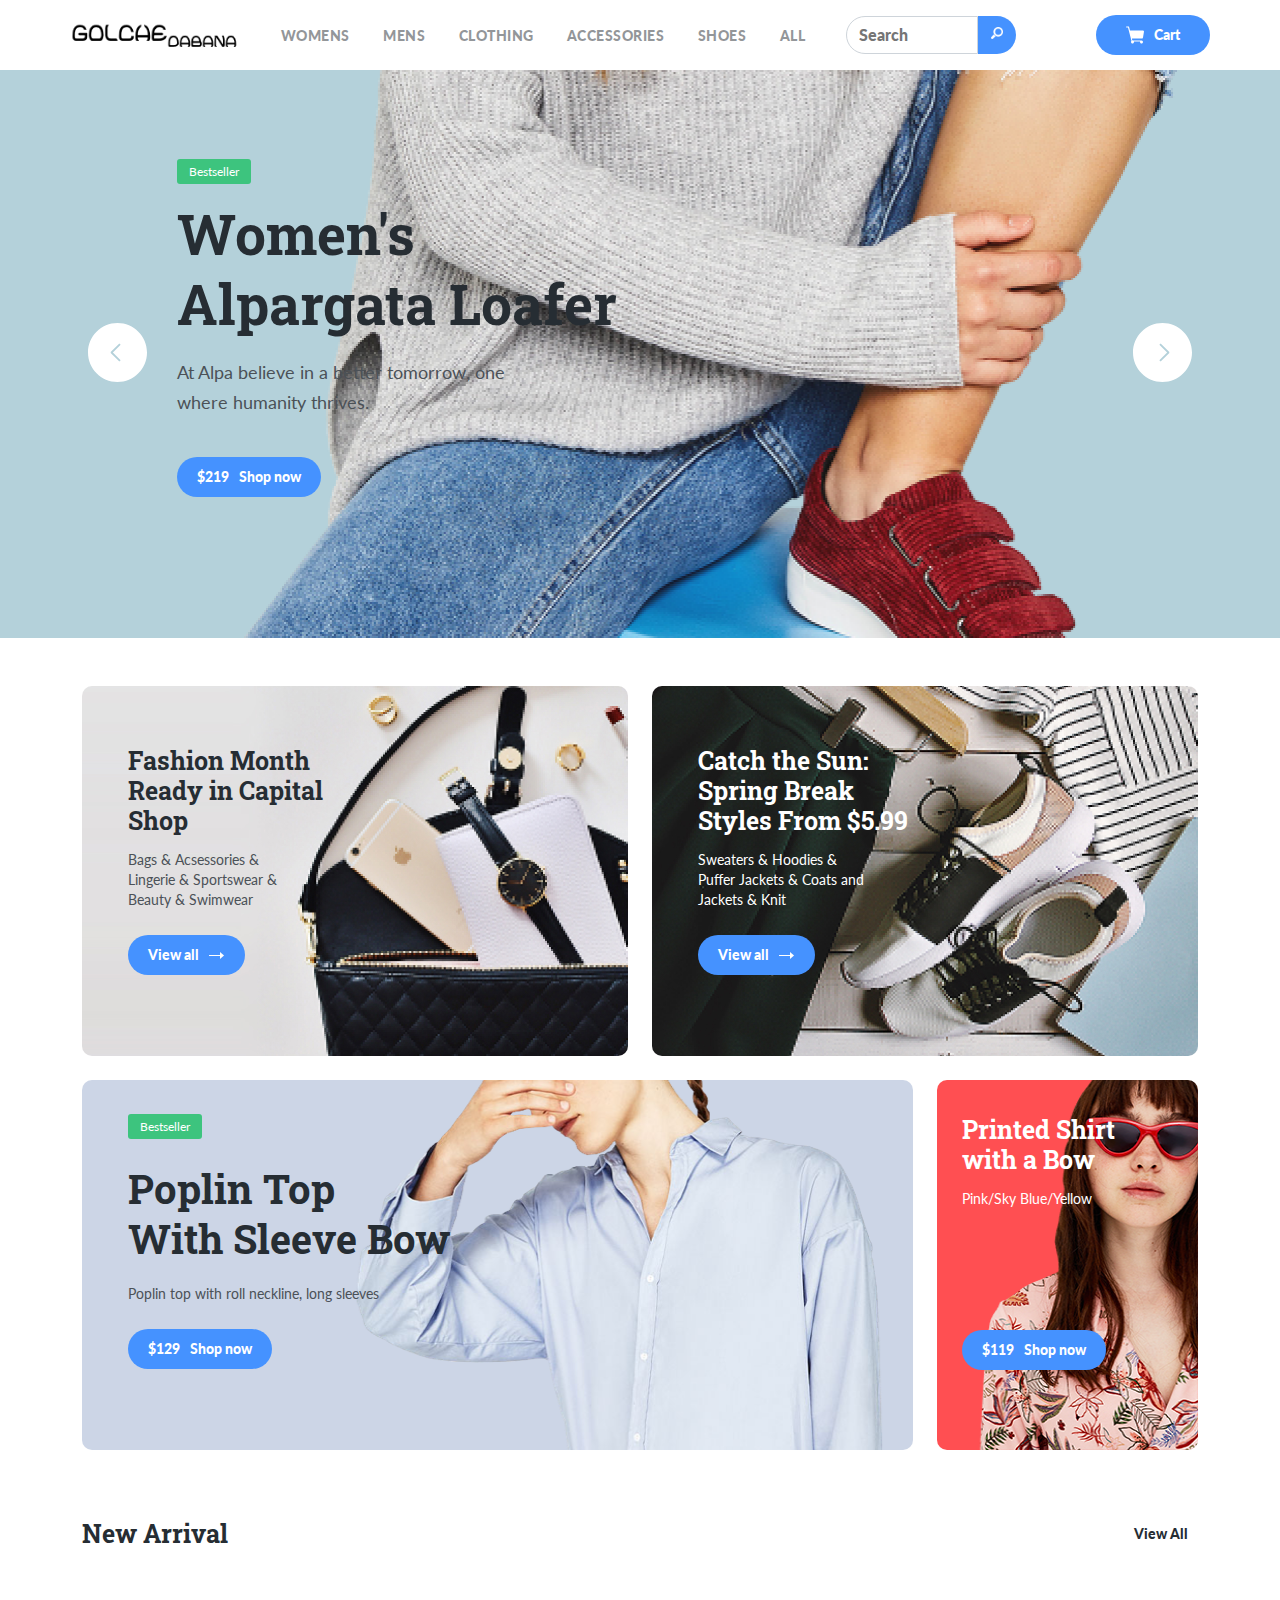
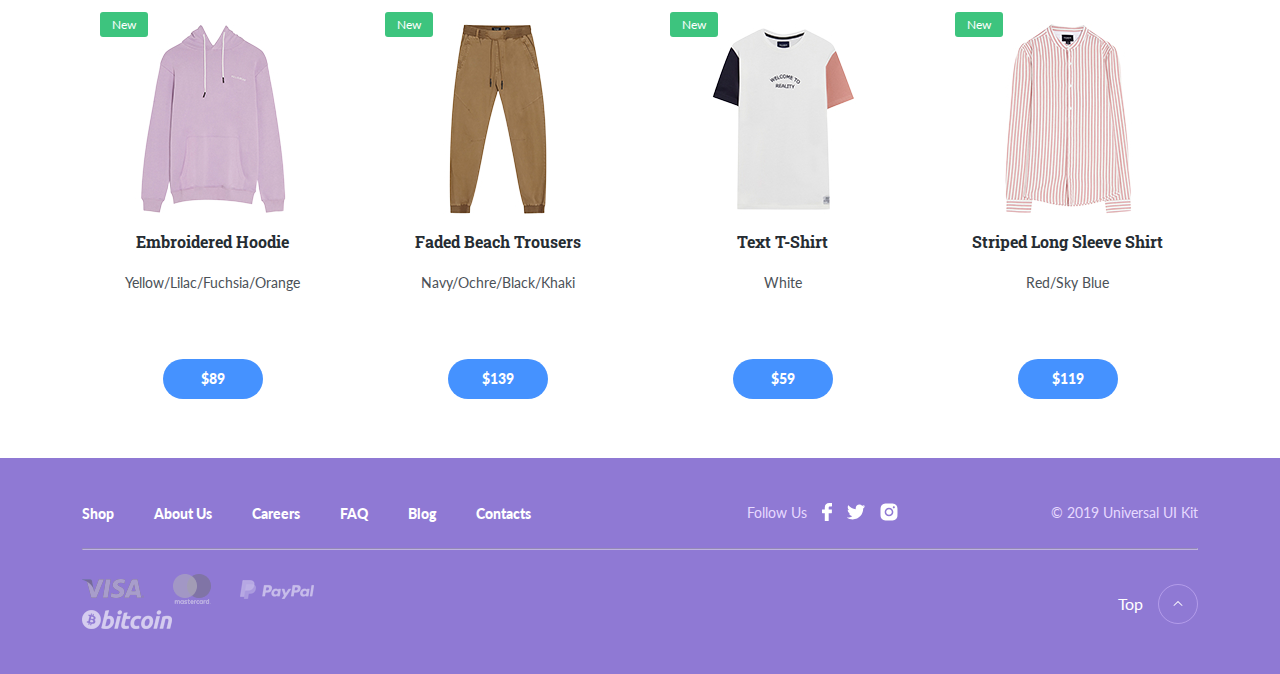
<file: index.html>
<!DOCTYPE html>
<html lang="en">

<head>
	<meta charset="UTF-8">
	<meta name="viewport" content="width=device-width, initial-scale=1.0">
	<title>Golche Dabana</title>
	<link rel="preconnect" href="https://fonts.gstatic.com">
	<link rel="apple-touch-icon" sizes="180x180" href="favicon/apple-touch-icon.png">
	<link rel="icon" type="image/png" sizes="32x32" href="favicon/favicon-32x32.png">
	<link rel="icon" type="image/png" sizes="16x16" href="favicon/favicon-16x16.png">
	<link rel="mask-icon" href="favicon/safari-pinned-tab.svg" color="#5bbad5">
	<meta name="msapplication-TileColor" content="#da532c">
	<meta name="theme-color" content="#ffffff">
	<link href="https://fonts.googleapis.com/css2?family=Lato:wght@400;900&display=swap" rel="stylesheet">
	<link href="https://fonts.googleapis.com/css2?family=Roboto+Slab:wght@700&display=swap" rel="stylesheet">
	<link rel="stylesheet" href="css/bootstrap-grid.min.css">
	<link rel="stylesheet" href="css/swiper-bundle.min.css" />
	<link rel="stylesheet" href="css/style.css">
	<script src='js/cart.js' defer></script>
	<script src='js/search.js' defer></script>
	<script src='js/getGoods.js' defer></script>
	<script src='js/swiper.js' defer></script>
</head>
<!-- class="show-goods" -->

<body id="body">
	<header class="container header px-4 px-md-0">
		<div class="row justify-content-between align-items-center">
			<div class="col-lg-2 col-6">
				<a href="index.html" class="logo-link">
					<img width="190" src="img/logo.png" alt="logo: Willberries" class="logo-image">
				</a>
			</div>
			<div class="col-lg-6 d-none d-lg-block">
				<nav>
					<ul class="navigation d-flex justify-content-around">
						<li class="navigation-item">
							<a href="#" class="navigation-link" data-field="gender">Womens</a>
						</li>
						<li class="navigation-item">
							<a href="#" class="navigation-link" data-field="gender">Mens</a>
						</li>
						<li class="navigation-item">
							<a href="#" class="navigation-link" data-field="category">Clothing</a>
						</li>
						<li class="navigation-item">
							<a href="#" class="navigation-link" data-field="category">Accessories</a>
						</li>
						<li class="navigation-item">
							<a href="#" class="navigation-link" data-field="category">Shoes</a>
						</li>
						<li class="navigation-item">
							<a href="#" class="navigation-link">All</a>
						</li>

					</ul>
				</nav>
			</div>
			<div class="col-lg-2 d-none d-lg-block">
				<div class="form-control search-block">
					<input type="text" class="form-control" placeholder="Search" aria-label="Recipient's username"
						aria-describedby="button-addon2">
					<button class="btn btn-outline-secondary" type="button" id="button-addon2">
						<img src="img/search.png" alt="search">
					</button>
				</div>
			</div>
			<div class="col-lg-2 col-6 d-flex justify-content-end">
				<button class="button button-cart">
					<img class="button-icon" src="img/cart.svg" alt="icon: cart">
					<span class="button-text">Cart</span>
					<span class="button-text cart-count"></span>
				</button>
			</div>
		</div>
		<!-- /.row -->
	</header>
	<section class="slider swiper-container">
		<div class="swiper-wrapper">
			<section class="slide slide-1 swiper-slide">
				<div class="container">
					<div class="row">
						<div class="col-lg-4 col-10 offset-lg-1">
							<span class="label">Bestseller</span>
							<h2 class="slide-title">Women's Alpargata Loafer</h2>
							<p class="slide-description">At Alpa believe in a better tomorrow, one where humanity
								thrives.</p>
							<button class="button add-to-cart" data-id="003">
								<span class="button-price">$219</span>
								<span class="button-text">Shop now</span>
							</button>
						</div>
						<!-- /.col-4 offset-lg-1 -->
					</div>
					<!-- /.row -->
				</div>
				<!-- /.container -->
			</section>
		</div>
		<!-- /.swiper-wrapper -->
		<div class="slider-nav">
			<div class="container">
				<div class="row justify-content-between">
					<div class="col-1">
						<button class="slider-button slider-button-prev">
							<img src="img/arrow-prev.svg" alt="icon: arrow-prev">
						</button>
					</div>
					<!-- /.col-1 -->
					<div class="col-1">
						<button class="slider-button slider-button-next">
							<img src="img/arrow-next.svg" alt="icon: arrow-prev">
						</button>
					</div>
					<!-- /.col-1 -->
				</div>
				<!-- /.row -->
			</div>
			<!-- /.container -->
		</div>
		<!-- /.slider-nav -->
	</section>
	<!-- /.slider -->
	<section class="special-offers container pt-5 pb-4">
		<div class="row mb-4">
			<div class="col-xl-6">
				<div class="card card-1 mb-4">
					<h3 class="card-title">Fashion Month Ready in Capital Shop</h3>
					<p class="card-text">Bags & Acsessories & Lingerie & Sportswear & Beauty & Swimwear</p>
					<button class="button">
						<span class="button-text">View all</span>
						<img src="img/arrow.svg" alt="icon: arrow" class="button-icon">
					</button>
				</div>
				<!-- /.card -->
			</div>
			<!-- /.col-6 -->
			<div class="col-xl-6">
				<div class="card card-2 mb-4">
					<h3 class="card-title text-light">Catch the Sun: Spring Break Styles From $5.99</h3>
					<p class="card-text text-light">Sweaters & Hoodies & Puffer Jackets & Coats and Jackets & Knit</p>
					<button class="button">
						<span class="button-text">View all</span>
						<img src="img/arrow.svg" alt="icon: arrow" class="button-icon">
					</button>
				</div>
				<!-- /.card -->
			</div>
			<!-- /.col-6 -->
			<div class="col-xl-9 col-lg-6 mb-4">
				<div class="card card-3">
					<span class="label">Bestseller</span>
					<h3 class="card-title large">Poplin Top <br>With Sleeve Bow</h3>
					<p class="card-text large">Poplin top with roll neckline, long sleeves</p>
					<button class="button add-to-cart" data-id="002">
						<span class="button-price">$129</span>
						<span class="button-text">Shop now</span>
					</button>
				</div>
				<!-- /.card -->
			</div>
			<!-- /.col-9 -->
			<div class="col-xl-3 col-lg-6">
				<div class="card card-4">
					<h3 class="card-title text-light mw-160">Printed Shirt with a Bow</h3>
					<p class="card-text text-light">Pink/Sky Blue/Yellow</p>
					<button class="button add-to-cart button-four" data-id="009">
						<span class="button-price">$119</span>
						<span class="button-text">Shop now</span>
					</button>
				</div>
				<!-- /.card -->
			</div>
			<!-- /.col-3 -->
		</div>
		<!-- /.row -->
		<div class="row align-items-center mb-4">
			<div class="col-9">
				<h2 class="section-title">New Arrival</h2>
			</div>
			<!-- /.col-9 -->
			<div class="col-3 d-flex justify-content-end">
				<a href="#" class="more">View All</a>
			</div>
			<!-- /.col-3 -->
		</div>
		<!-- /.row -->
		<div class="short-goods row">
			<div class="col-lg-3 col-sm-6">
				<div class="goods-card">
					<span class="label">New</span>
					<!-- /.label --><img src="img/image-119.jpg" alt="image: Hoodie" class="goods-image">
					<h3 class="goods-title">Embroidered Hoodie</h3>
					<!-- /.goods-title -->
					<p class="goods-description">Yellow/Lilac/Fuchsia/Orange</p>
					<!-- /.goods-description -->
					<!-- /.goods-price -->
					<button class="button goods-card-btn add-to-cart" data-id="012">
						<span class="button-price">$89</span>
					</button>
				</div>
				<!-- /.goods-card -->
			</div>
			<!-- /.col-3 -->
			<div class="col-lg-3 col-sm-6">
				<div class="goods-card">
					<span class="label">New</span>
					<!-- /.label --><img src="img/image-120.jpg" alt="image: Faded Beach Trousers" class="goods-image">
					<h3 class="goods-title">Faded Beach Trousers</h3>
					<!-- /.goods-title -->
					<p class="goods-description">Navy/Ochre/Black/Khaki</p>
					<!-- /.goods-description -->
					<button class="button goods-card-btn add-to-cart" data-id="011">
						<span class="button-price">$139</span>
					</button>
					<!-- /.goods-price -->
				</div>
				<!-- /.goods-card -->
			</div>
			<!-- /.col-3 -->
			<div class="col-lg-3 col-sm-6">
				<div class="goods-card">
					<span class="label">New</span>
					<!-- /.label --><img src="img/image-121.jpg" alt="image: Text T-Shirt" class="goods-image">
					<h3 class="goods-title">Text T-Shirt</h3>
					<!-- /.goods-title -->
					<p class="goods-description">White</p>
					<!-- /.goods-description -->
					<button class="button goods-card-btn add-to-cart" data-id="010">
						<span class="button-price">$59</span>
					</button>
					<!-- /.goods-price -->
				</div>
				<!-- /.goods-card -->
			</div>
			<!-- /.col-3 -->
			<div class="col-lg-3 col-sm-6">
				<div class="goods-card">
					<span class="label">New</span>
					<!-- /.label --><img src="img/image-122.jpg" alt="image: Striped Long Sleeve Shirt"
						class="goods-image">
					<h3 class="goods-title">Striped Long Sleeve Shirt</h3>
					<!-- /.goods-title -->
					<p class="goods-description">Red/Sky Blue</p>
					<!-- /.goods-description -->
					<button class="button goods-card-btn add-to-cart" data-id="001">
						<span class="button-price">$119</span>
					</button>
					<!-- /.goods-price -->
				</div>
				<!-- /.goods-card -->
			</div>
			<!-- /.col-3 -->
		</div>
		<!-- /.row -->
	</section>
	<!-- /.container -->
	<section class="long-goods">
		<div class="container">
			<div class="row align-items-center mb-4">
				<div class="col-12">
					<h2 class="section-title">Category</h2>
				</div>
				<!-- /.col-12 -->
			</div>
			<div class="row long-goods-list">
				<div class="col-lg-3 col-sm-6">
					<div class="goods-card">
						<span class="label">New</span>
						<!-- /.label --><img src="img/image-119.jpg" alt="image: Hoodie" class="goods-image">
						<h3 class="goods-title">Embroidered Hoodie</h3>
						<!-- /.goods-title -->
						<p class="goods-description">Yellow/Lilac/Fuchsia/Orange</p>
						<!-- /.goods-description -->
						<!-- /.goods-price -->
						<button class="button goods-card-btn add-to-cart" data-id="007">
							<span class="button-price">$89</span>
						</button>
					</div>
					<!-- /.goods-card -->
				</div>
				<!-- /.col-3 -->
				<div class="col-lg-3 col-sm-6">
					<div class="goods-card">
						<span class="label">New</span>
						<!-- /.label --><img src="img/image-120.jpg" alt="image: Faded Beach Trousers"
							class="goods-image">
						<h3 class="goods-title">Faded Beach Trousers</h3>
						<!-- /.goods-title -->
						<p class="goods-description">Navy/Ochre/Black/Khaki</p>
						<!-- /.goods-description -->
						<button class="button goods-card-btn add-to-cart" data-id="007">
							<span class="button-price">$139</span>
						</button>
						<!-- /.goods-price -->
					</div>
					<!-- /.goods-card -->
				</div>
				<!-- /.col-3 -->
				<div class="col-lg-3 col-sm-6">
					<div class="goods-card">
						<span class="label">New</span>
						<!-- /.label --><img src="img/image-121.jpg" alt="image: Text T-Shirt" class="goods-image">
						<h3 class="goods-title">Text T-Shirt</h3>
						<!-- /.goods-title -->
						<p class="goods-description">White</p>
						<!-- /.goods-description -->
						<button class="button goods-card-btn add-to-cart" data-id="007">
							<span class="button-price">$59</span>
						</button>
						<!-- /.goods-price -->
					</div>
					<!-- /.goods-card -->
				</div>
				<!-- /.col-3 -->
				<div class="col-lg-3 col-sm-6">
					<div class="goods-card">
						<span class="label">New</span>
						<!-- /.label --><img src="img/image-122.jpg" alt="image: Striped Long Sleeve Shirt"
							class="goods-image">
						<h3 class="goods-title">Striped Long Sleeve Shirt</h3>
						<!-- /.goods-title -->
						<p class="goods-description">Red/Sky Blue</p>
						<!-- /.goods-description -->
						<button class="button goods-card-btn add-to-cart" data-id="001">
							<span class="button-price">$119</span>
						</button>
						<!-- /.goods-price -->
					</div>
					<!-- /.goods-card -->
				</div>
				<!-- /.col-3 -->
				<div class="col-lg-3 col-sm-6">
					<div class="goods-card">
						<span class="label">New</span>
						<!-- /.label --><img src="img/image-119.jpg" alt="image: Hoodie" class="goods-image">
						<h3 class="goods-title">Embroidered Hoodie</h3>
						<!-- /.goods-title -->
						<p class="goods-description">Yellow/Lilac/Fuchsia/Orange</p>
						<!-- /.goods-description -->
						<!-- /.goods-price -->
						<button class="button goods-card-btn add-to-cart" data-id="007">
							<span class="button-price">$89</span>
						</button>
					</div>
					<!-- /.goods-card -->
				</div>
				<!-- /.col-3 -->
				<div class="col-lg-3 col-sm-6">
					<div class="goods-card">
						<span class="label">New</span>
						<!-- /.label --><img src="img/image-120.jpg" alt="image: Faded Beach Trousers"
							class="goods-image">
						<h3 class="goods-title">Faded Beach Trousers</h3>
						<!-- /.goods-title -->
						<p class="goods-description">Navy/Ochre/Black/Khaki</p>
						<!-- /.goods-description -->
						<button class="button goods-card-btn add-to-cart" data-id="007">
							<span class="button-price">$139</span>
						</button>
						<!-- /.goods-price -->
					</div>
					<!-- /.goods-card -->
				</div>
				<!-- /.col-3 -->
				<div class="col-lg-3 col-sm-6">
					<div class="goods-card">
						<span class="label">New</span>
						<!-- /.label --><img src="img/image-121.jpg" alt="image: Text T-Shirt" class="goods-image">
						<h3 class="goods-title">Text T-Shirt</h3>
						<!-- /.goods-title -->
						<p class="goods-description">White</p>
						<!-- /.goods-description -->
						<button class="button goods-card-btn add-to-cart" data-id="007">
							<span class="button-price">$59</span>
						</button>
						<!-- /.goods-price -->
					</div>
					<!-- /.goods-card -->
				</div>
				<!-- /.col-3 -->
				<div class="col-lg-3 col-sm-6">
					<div class="goods-card">
						<span class="label">New</span>
						<!-- /.label --><img src="img/image-122.jpg" alt="image: Striped Long Sleeve Shirt"
							class="goods-image">
						<h3 class="goods-title">Striped Long Sleeve Shirt</h3>
						<!-- /.goods-title -->
						<p class="goods-description">Red/Sky Blue</p>
						<!-- /.goods-description -->
						<button class="button goods-card-btn add-to-cart" data-id="001">
							<span class="button-price">$119</span>
						</button>
						<!-- /.goods-price -->
					</div>
					<!-- /.goods-card -->
				</div>
				<!-- /.col-3 -->
				<div class="col-lg-3 col-sm-6">
					<div class="goods-card">
						<span class="label">New</span>
						<!-- /.label --><img src="img/image-119.jpg" alt="image: Hoodie" class="goods-image">
						<h3 class="goods-title">Embroidered Hoodie</h3>
						<!-- /.goods-title -->
						<p class="goods-description">Yellow/Lilac/Fuchsia/Orange</p>
						<!-- /.goods-description -->
						<!-- /.goods-price -->
						<button class="button goods-card-btn add-to-cart" data-id="007">
							<span class="button-price">$89</span>
						</button>
					</div>
					<!-- /.goods-card -->
				</div>
				<!-- /.col-3 -->
				<div class="col-lg-3 col-sm-6">
					<div class="goods-card">
						<span class="label">New</span>
						<!-- /.label --><img src="img/image-120.jpg" alt="image: Faded Beach Trousers"
							class="goods-image">
						<h3 class="goods-title">Faded Beach Trousers</h3>
						<!-- /.goods-title -->
						<p class="goods-description">Navy/Ochre/Black/Khaki</p>
						<!-- /.goods-description -->
						<button class="button goods-card-btn add-to-cart" data-id="007">
							<span class="button-price">$139</span>
						</button>
						<!-- /.goods-price -->
					</div>
					<!-- /.goods-card -->
				</div>
				<!-- /.col-3 -->
				<div class="col-lg-3 col-sm-6">
					<div class="goods-card">
						<span class="label">New</span>
						<!-- /.label --><img src="img/image-121.jpg" alt="image: Text T-Shirt" class="goods-image">
						<h3 class="goods-title">Text T-Shirt</h3>
						<!-- /.goods-title -->
						<p class="goods-description">White</p>
						<!-- /.goods-description -->
						<button class="button goods-card-btn add-to-cart" data-id="007">
							<span class="button-price">$59</span>
						</button>
						<!-- /.goods-price -->
					</div>
					<!-- /.goods-card -->
				</div>
				<!-- /.col-3 -->
				<div class="col-lg-3 col-sm-6">
					<div class="goods-card">
						<span class="label">New</span>
						<!-- /.label --><img src="img/image-122.jpg" alt="image: Striped Long Sleeve Shirt"
							class="goods-image">
						<h3 class="goods-title">Striped Long Sleeve Shirt</h3>
						<!-- /.goods-title -->
						<p class="goods-description">Red/Sky Blue</p>
						<!-- /.goods-description -->
						<button class="button goods-card-btn add-to-cart" data-id="001">
							<span class="button-price">$119</span>
						</button>
						<!-- /.goods-price -->
					</div>
					<!-- /.goods-card -->
				</div>
				<!-- /.col-3 -->
			</div>
		</div>

	</section>
	<footer class="footer">
		<div class="container">
			<div class="row">
				<div class="col-xl-7 mb-4 mb-xl-0">
					<nav>
						<ul class="footer-menu d-sm-flex">
							<li class="footer-menu-item"><a href="#" class="footer-menu-link">Shop</a></li>
							<li class="footer-menu-item"><a href="#" class="footer-menu-link">About Us</a></li>
							<li class="footer-menu-item"><a href="#" class="footer-menu-link">Careers</a></li>
							<li class="footer-menu-item"><a href="#" class="footer-menu-link">FAQ </a></li>
							<li class="footer-menu-item"><a href="#" class="footer-menu-link">Blog</a></li>
							<li class="footer-menu-item"><a href="#" class="footer-menu-link">Contacts</a></li>
						</ul>
					</nav>
				</div>
				<!-- /.col-7 -->
				<div class="col-lg-3 d-flex align-items-center">
					<span class="footer-text">Follow Us</span>
					<span class="footer-social d-inline-flex align-items-center">
						<a href="#" class="social-link">
							<img src="img/Facebook.svg" alt="Facebook">
						</a>
						<a href="#" class="social-link">
							<img src="img/Twitter.svg" alt="Twitter">
						</a>
						<a href="#" class="social-link">
							<img src="img/Instagram.svg" alt="Instagram">
						</a>
					</span>
				</div>
				<!-- /.col-3 -->
				<div class="col-xl-2 col-lg-3 d-flex justify-content-lg-end mt-4 mt-lg-0">
					<span class="footer-text">© 2019 Universal UI Kit</span>
				</div>
				<!-- /.col-2 -->
			</div>
			<!-- /.row -->
			<hr class="footer-line mt-4 mb-4">
			<div class="row justify-content-between">
				<div class="col-lg-4 col-sm-9">
					<img class="payment-logo" src="img/visa.png" alt="visa logo">
					<img class="payment-logo" src="img/master-card.png" alt="master card logo">
					<img class="payment-logo" src="img/paypal.png" alt="paypal logo ">
					<img class="payment-logo" src="img/bitcoin.png" alt="bitcoin logo">
				</div>
				<!-- /.col-4 -->
				<div class="col-lg-2 col-sm-1 d-flex justify-content-end">
					<a href="#body" class="scroll-link top-link d-flex align-items-center">
						<span class="top-link-text">Top</span>
						<img src="img/top.svg" alt="icon: arrow top">
					</a>
				</div>
				<!-- /.col-2 -->
			</div>
			<!-- /.row -->
		</div>
		<!-- /.container -->
	</footer>
	<div class='footer-nav'>
		<nav>
			<ul class="navigation d-flex ">
				<li class="footer-navigation-item">
					<a href="#" class="navigation-link" data-field="gender">
						<img src="img/nav/woman.png" data-field="gender" alt="">
						<span>Womens</span>
					</a>
				</li>
				<li class="footer-navigation-item">
					<a href="#" class="navigation-link" data-field="gender">
						<img src="img/nav/man.png" data-field="gender" alt="">
						<span>Mens</span>
					</a>
				</li>
				<li class="footer-navigation-item">
					<a href="#" class="navigation-link" data-field="category">
						<img src="img/nav/military.png" alt="" data-field="category">
						<span>Clothing</span>
					</a>
				</li>
				<li class="footer-navigation-item">
					<a href="#" class="navigation-link" data-field="category">
						<img src="img/nav/hologram.png" alt="">
						<span>Accessories</span>
					</a>
				</li>
				<li class="footer-navigation-item">
					<a href="#" class="navigation-link" data-field="category">
						<img src="img/nav/boots.png" alt="">
						<span>Shoes</span>
					</a>
				</li>
				<li class="footer-navigation-item">
					<a href="#" class="navigation-link">
						<img src="img/nav/database.png" alt="">
						<span>All</span>
					</a>
				</li>
			</ul>
		</nav>
	</div>
	<div class="overlay" id="modal-cart">
		<div class="modal">
			<header class="modal-header">
				<h2 class="modal-title">Cart</h2>
				<button class="modal-close">x</button>
			</header>
			<table class="cart-table">
				<colgroup>
					<col class="col-goods">
					<col class="col-price">
					<col class="col-minus">
					<col class="col-qty">
					<col class="col-plus">
					<col class="col-total-price">
					<col class="col-delete">
				</colgroup>
				<thead>
					<tr>
						<th>Good(s)</th>
						<th>Price</th>
						<th colspan="3">Qty.</th>
						<th colspan="2">Total</th>
					</tr>
				</thead>
				<tbody class="cart-table__goods">
				</tbody>
				<tfoot>
					<tr>
						<th colspan=" 5">Total:</th>
						<th class="card-table__total" colspan="2"></th>
					</tr>

					</tfoot>
			</table>
			<form class="modal-form" action="">
				<input class="modal-input" type="text" placeholder="Имя" name="nameCustomer">
				<input class="modal-input" type="text" placeholder="Телефон" name="phoneCustomer">
				<button class="button cart-buy" type="submit">
					<span class="button-text">Checkout</span>
				</button>
			</form>
		</div>
	</div>
</body>

</html>
</file>
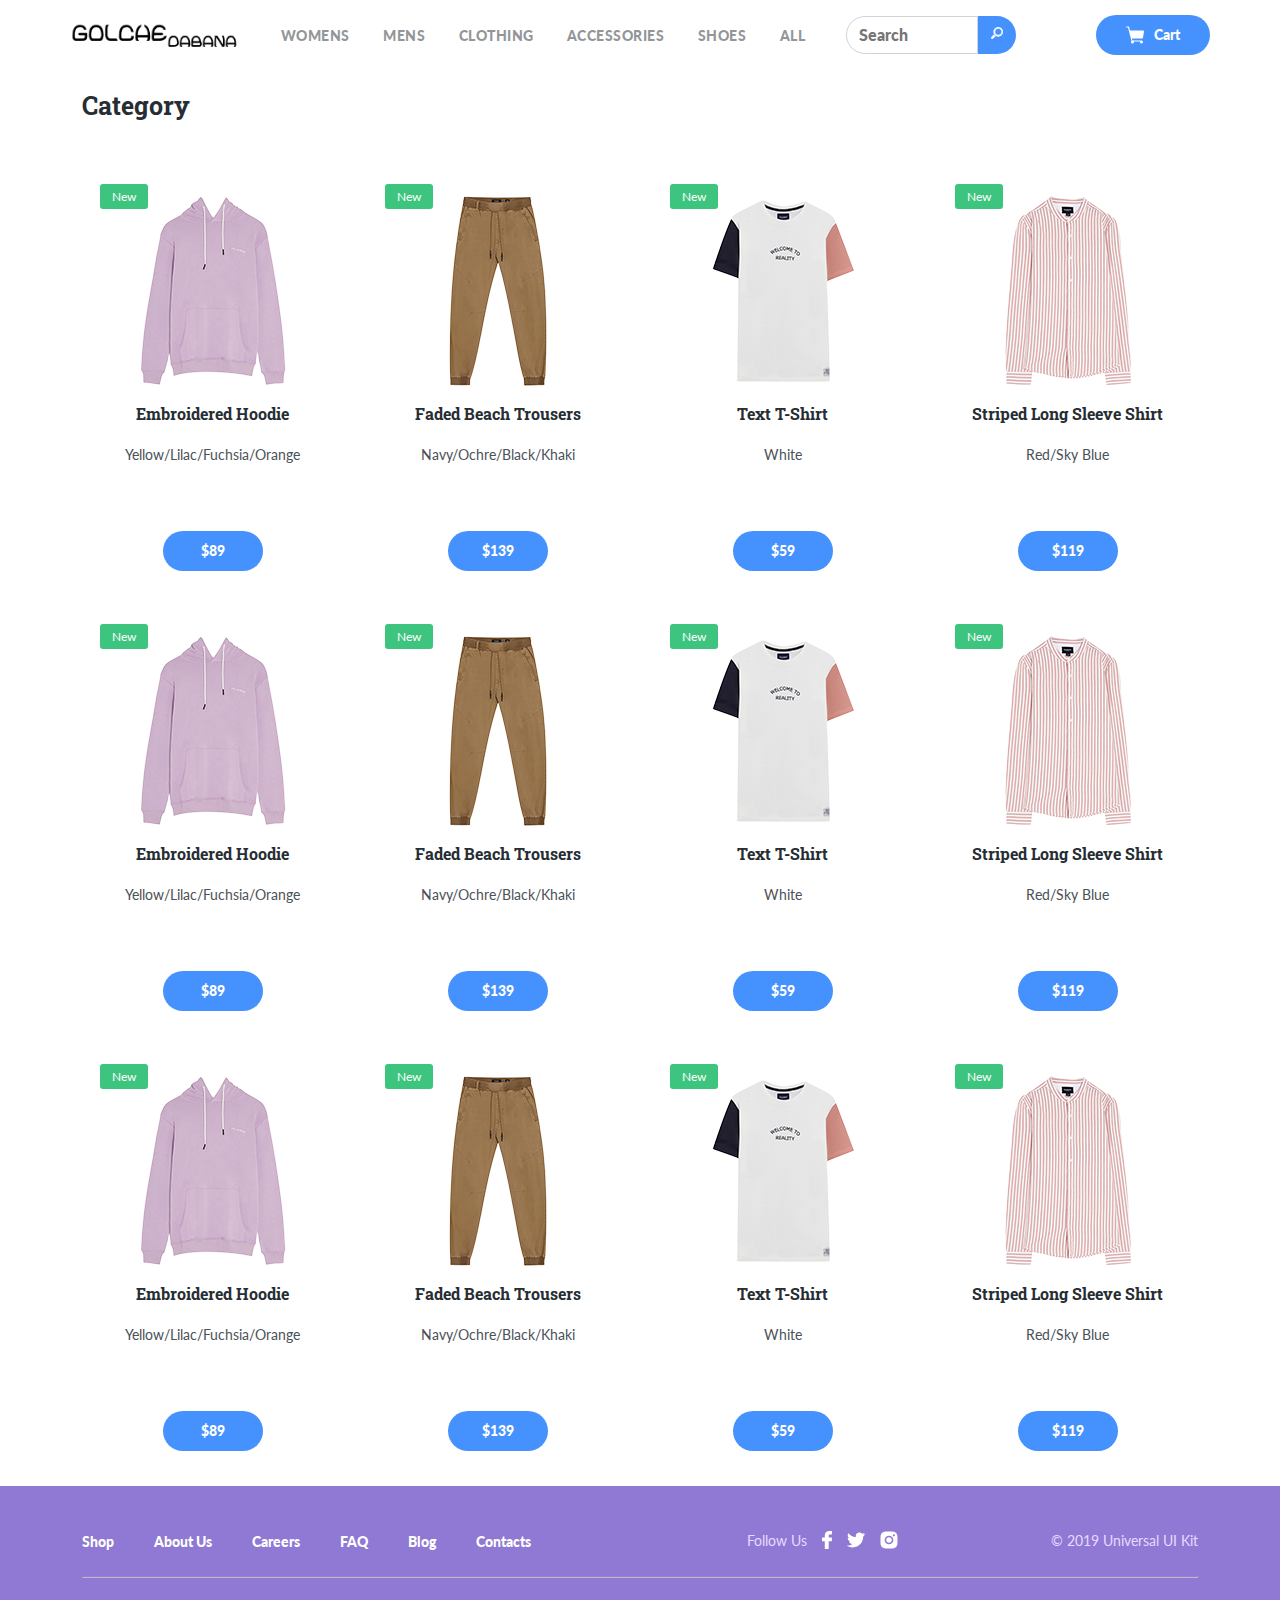
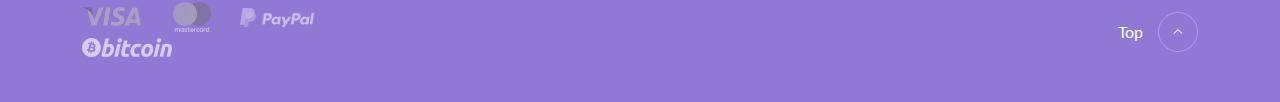
<file: goods.html>
<!DOCTYPE html>
<html lang="en">

<head>
	<meta charset="UTF-8">
	<meta name="viewport" content="width=device-width, initial-scale=1.0">
	<title>Golche Dabana</title>
	<link rel="preconnect" href="https://fonts.gstatic.com">
	<link rel="apple-touch-icon" sizes="180x180" href="favicon/apple-touch-icon.png">
	<link rel="icon" type="image/png" sizes="32x32" href="favicon/favicon-32x32.png">
	<link rel="icon" type="image/png" sizes="16x16" href="favicon/favicon-16x16.png">
	<link rel="mask-icon" href="favicon/safari-pinned-tab.svg" color="#5bbad5">
	<meta name="msapplication-TileColor" content="#da532c">
	<meta name="theme-color" content="#ffffff">
	<link href="https://fonts.googleapis.com/css2?family=Lato:wght@400;900&display=swap" rel="stylesheet">
	<link href="https://fonts.googleapis.com/css2?family=Roboto+Slab:wght@700&display=swap" rel="stylesheet">
	<link rel="stylesheet" href="css/bootstrap-grid.min.css">
	<!-- <link rel="stylesheet" href="css/swiper-bundle.min.css" /> -->
	<link rel="stylesheet" href="css/style.css">
	<script src='js/cart.js' defer></script>
	<script src='js/search.js' defer></script>
	<script src='js/getGoods.js' defer></script>
</head>
<!-- class="show-goods" -->

<body id="body">
	<header class="container header px-4 px-md-0">
		<div class="row justify-content-between align-items-center">
			<div class="col-lg-2 col-6">
				<a href="index.html" class="logo-link">
					<img width="190" src="img/logo.png" alt="logo: Willberries" class="logo-image">
				</a>
			</div>
			<div class="col-lg-6 d-none d-lg-block">
				<nav>
					<ul class="navigation d-flex justify-content-around">
						<li class="navigation-item">
							<a href="#" class="navigation-link" data-field="gender">Womens</a>
						</li>
						<li class="navigation-item">
							<a href="#" class="navigation-link" data-field="gender">Mens</a>
						</li>
						<li class="navigation-item">
							<a href="#" class="navigation-link" data-field="category">Clothing</a>
						</li>
						<li class="navigation-item">
							<a href="#" class="navigation-link" data-field="category">Accessories</a>
						</li>
						<li class="navigation-item">
							<a href="#" class="navigation-link" data-field="category">Shoes</a>
						</li>
						<li class="navigation-item">
							<a href="#" class="navigation-link">All</a>
						</li>

					</ul>
				</nav>
			</div>
			<div class="col-lg-2 d-none d-lg-block">
				<div class="form-control search-block">
					<input type="text" class="form-control" placeholder="Search" aria-label="Recipient's username"
						aria-describedby="button-addon2">
					<button class="btn btn-outline-secondary" type="button" id="button-addon2">
						<img src="img/search.png" alt="search">
					</button>
				</div>
			</div>
			<div class="col-lg-2 col-6 d-flex justify-content-end">
				<button class="button button-cart">
					<img class="button-icon" src="img/cart.svg" alt="icon: cart">
					<span class="button-text">Cart</span>
					<span class="button-text cart-count"></span>
				</button>
			</div>
		</div>
		<!-- /.row -->
	</header>

	<section class="long-goods d-block">
		<div class="container">
			<div class="row align-items-center mb-4">
				<div class="col-12">
					<h2 class="section-title">Category</h2>
				</div>
				<!-- /.col-12 -->
			</div>
			<div class="row long-goods-list">
				<div class="col-lg-3 col-sm-6">
					<div class="goods-card">
						<span class="label">New</span>
						<!-- /.label --><img src="img/image-119.jpg" alt="image: Hoodie" class="goods-image">
						<h3 class="goods-title">Embroidered Hoodie</h3>
						<!-- /.goods-title -->
						<p class="goods-description">Yellow/Lilac/Fuchsia/Orange</p>
						<!-- /.goods-description -->
						<!-- /.goods-price -->
						<button class="button goods-card-btn add-to-cart" data-id="007">
							<span class="button-price">$89</span>
						</button>
					</div>
					<!-- /.goods-card -->
				</div>
				<!-- /.col-3 -->
				<div class="col-lg-3 col-sm-6">
					<div class="goods-card">
						<span class="label">New</span>
						<!-- /.label --><img src="img/image-120.jpg" alt="image: Faded Beach Trousers"
							class="goods-image">
						<h3 class="goods-title">Faded Beach Trousers</h3>
						<!-- /.goods-title -->
						<p class="goods-description">Navy/Ochre/Black/Khaki</p>
						<!-- /.goods-description -->
						<button class="button goods-card-btn add-to-cart" data-id="007">
							<span class="button-price">$139</span>
						</button>
						<!-- /.goods-price -->
					</div>
					<!-- /.goods-card -->
				</div>
				<!-- /.col-3 -->
				<div class="col-lg-3 col-sm-6">
					<div class="goods-card">
						<span class="label">New</span>
						<!-- /.label --><img src="img/image-121.jpg" alt="image: Text T-Shirt" class="goods-image">
						<h3 class="goods-title">Text T-Shirt</h3>
						<!-- /.goods-title -->
						<p class="goods-description">White</p>
						<!-- /.goods-description -->
						<button class="button goods-card-btn add-to-cart" data-id="007">
							<span class="button-price">$59</span>
						</button>
						<!-- /.goods-price -->
					</div>
					<!-- /.goods-card -->
				</div>
				<!-- /.col-3 -->
				<div class="col-lg-3 col-sm-6">
					<div class="goods-card">
						<span class="label">New</span>
						<!-- /.label --><img src="img/image-122.jpg" alt="image: Striped Long Sleeve Shirt"
							class="goods-image">
						<h3 class="goods-title">Striped Long Sleeve Shirt</h3>
						<!-- /.goods-title -->
						<p class="goods-description">Red/Sky Blue</p>
						<!-- /.goods-description -->
						<button class="button goods-card-btn add-to-cart" data-id="001">
							<span class="button-price">$119</span>
						</button>
						<!-- /.goods-price -->
					</div>
					<!-- /.goods-card -->
				</div>
				<!-- /.col-3 -->
				<div class="col-lg-3 col-sm-6">
					<div class="goods-card">
						<span class="label">New</span>
						<!-- /.label --><img src="img/image-119.jpg" alt="image: Hoodie" class="goods-image">
						<h3 class="goods-title">Embroidered Hoodie</h3>
						<!-- /.goods-title -->
						<p class="goods-description">Yellow/Lilac/Fuchsia/Orange</p>
						<!-- /.goods-description -->
						<!-- /.goods-price -->
						<button class="button goods-card-btn add-to-cart" data-id="007">
							<span class="button-price">$89</span>
						</button>
					</div>
					<!-- /.goods-card -->
				</div>
				<!-- /.col-3 -->
				<div class="col-lg-3 col-sm-6">
					<div class="goods-card">
						<span class="label">New</span>
						<!-- /.label --><img src="img/image-120.jpg" alt="image: Faded Beach Trousers"
							class="goods-image">
						<h3 class="goods-title">Faded Beach Trousers</h3>
						<!-- /.goods-title -->
						<p class="goods-description">Navy/Ochre/Black/Khaki</p>
						<!-- /.goods-description -->
						<button class="button goods-card-btn add-to-cart" data-id="007">
							<span class="button-price">$139</span>
						</button>
						<!-- /.goods-price -->
					</div>
					<!-- /.goods-card -->
				</div>
				<!-- /.col-3 -->
				<div class="col-lg-3 col-sm-6">
					<div class="goods-card">
						<span class="label">New</span>
						<!-- /.label --><img src="img/image-121.jpg" alt="image: Text T-Shirt" class="goods-image">
						<h3 class="goods-title">Text T-Shirt</h3>
						<!-- /.goods-title -->
						<p class="goods-description">White</p>
						<!-- /.goods-description -->
						<button class="button goods-card-btn add-to-cart" data-id="007">
							<span class="button-price">$59</span>
						</button>
						<!-- /.goods-price -->
					</div>
					<!-- /.goods-card -->
				</div>
				<!-- /.col-3 -->
				<div class="col-lg-3 col-sm-6">
					<div class="goods-card">
						<span class="label">New</span>
						<!-- /.label --><img src="img/image-122.jpg" alt="image: Striped Long Sleeve Shirt"
							class="goods-image">
						<h3 class="goods-title">Striped Long Sleeve Shirt</h3>
						<!-- /.goods-title -->
						<p class="goods-description">Red/Sky Blue</p>
						<!-- /.goods-description -->
						<button class="button goods-card-btn add-to-cart" data-id="001">
							<span class="button-price">$119</span>
						</button>
						<!-- /.goods-price -->
					</div>
					<!-- /.goods-card -->
				</div>
				<!-- /.col-3 -->
				<div class="col-lg-3 col-sm-6">
					<div class="goods-card">
						<span class="label">New</span>
						<!-- /.label --><img src="img/image-119.jpg" alt="image: Hoodie" class="goods-image">
						<h3 class="goods-title">Embroidered Hoodie</h3>
						<!-- /.goods-title -->
						<p class="goods-description">Yellow/Lilac/Fuchsia/Orange</p>
						<!-- /.goods-description -->
						<!-- /.goods-price -->
						<button class="button goods-card-btn add-to-cart" data-id="007">
							<span class="button-price">$89</span>
						</button>
					</div>
					<!-- /.goods-card -->
				</div>
				<!-- /.col-3 -->
				<div class="col-lg-3 col-sm-6">
					<div class="goods-card">
						<span class="label">New</span>
						<!-- /.label --><img src="img/image-120.jpg" alt="image: Faded Beach Trousers"
							class="goods-image">
						<h3 class="goods-title">Faded Beach Trousers</h3>
						<!-- /.goods-title -->
						<p class="goods-description">Navy/Ochre/Black/Khaki</p>
						<!-- /.goods-description -->
						<button class="button goods-card-btn add-to-cart" data-id="007">
							<span class="button-price">$139</span>
						</button>
						<!-- /.goods-price -->
					</div>
					<!-- /.goods-card -->
				</div>
				<!-- /.col-3 -->
				<div class="col-lg-3 col-sm-6">
					<div class="goods-card">
						<span class="label">New</span>
						<!-- /.label --><img src="img/image-121.jpg" alt="image: Text T-Shirt" class="goods-image">
						<h3 class="goods-title">Text T-Shirt</h3>
						<!-- /.goods-title -->
						<p class="goods-description">White</p>
						<!-- /.goods-description -->
						<button class="button goods-card-btn add-to-cart" data-id="007">
							<span class="button-price">$59</span>
						</button>
						<!-- /.goods-price -->
					</div>
					<!-- /.goods-card -->
				</div>
				<!-- /.col-3 -->
				<div class="col-lg-3 col-sm-6">
					<div class="goods-card">
						<span class="label">New</span>
						<!-- /.label --><img src="img/image-122.jpg" alt="image: Striped Long Sleeve Shirt"
							class="goods-image">
						<h3 class="goods-title">Striped Long Sleeve Shirt</h3>
						<!-- /.goods-title -->
						<p class="goods-description">Red/Sky Blue</p>
						<!-- /.goods-description -->
						<button class="button goods-card-btn add-to-cart" data-id="001">
							<span class="button-price">$119</span>
						</button>
						<!-- /.goods-price -->
					</div>
					<!-- /.goods-card -->
				</div>
				<!-- /.col-3 -->
			</div>
		</div>

	</section>
	<footer class="footer">
		<div class="container">
			<div class="row">
				<div class="col-xl-7 mb-4 mb-xl-0">
					<nav>
						<ul class="footer-menu d-sm-flex">
							<li class="footer-menu-item"><a href="#" class="footer-menu-link">Shop</a></li>
							<li class="footer-menu-item"><a href="#" class="footer-menu-link">About Us</a></li>
							<li class="footer-menu-item"><a href="#" class="footer-menu-link">Careers</a></li>
							<li class="footer-menu-item"><a href="#" class="footer-menu-link">FAQ </a></li>
							<li class="footer-menu-item"><a href="#" class="footer-menu-link">Blog</a></li>
							<li class="footer-menu-item"><a href="#" class="footer-menu-link">Contacts</a></li>
						</ul>
					</nav>
				</div>
				<!-- /.col-7 -->
				<div class="col-lg-3 d-flex align-items-center">
					<span class="footer-text">Follow Us</span>
					<span class="footer-social d-inline-flex align-items-center">
						<a href="#" class="social-link">
							<img src="img/Facebook.svg" alt="Facebook">
						</a>
						<a href="#" class="social-link">
							<img src="img/Twitter.svg" alt="Twitter">
						</a>
						<a href="#" class="social-link">
							<img src="img/Instagram.svg" alt="Instagram">
						</a>
					</span>
				</div>
				<!-- /.col-3 -->
				<div class="col-xl-2 col-lg-3 d-flex justify-content-lg-end mt-4 mt-lg-0">
					<span class="footer-text">© 2019 Universal UI Kit</span>
				</div>
				<!-- /.col-2 -->
			</div>
			<!-- /.row -->
			<hr class="footer-line mt-4 mb-4">
			<div class="row justify-content-between">
				<div class="col-lg-4 col-sm-9">
					<img class="payment-logo" src="img/visa.png" alt="visa logo">
					<img class="payment-logo" src="img/master-card.png" alt="master card logo">
					<img class="payment-logo" src="img/paypal.png" alt="paypal logo ">
					<img class="payment-logo" src="img/bitcoin.png" alt="bitcoin logo">
				</div>
				<!-- /.col-4 -->
				<div class="col-lg-2 col-sm-1 d-flex justify-content-end">
					<a href="#body" class="scroll-link top-link d-flex align-items-center">
						<span class="top-link-text">Top</span>
						<img src="img/top.svg" alt="icon: arrow top">
					</a>
				</div>
				<!-- /.col-2 -->
			</div>
			<!-- /.row -->
		</div>
		<!-- /.container -->
	</footer>
	<div class='footer-nav'>
		<nav>
			<ul class="navigation d-flex ">
				<li class="footer-navigation-item">
					<a href="#" class="navigation-link" data-field="gender">
						<img src="img/nav/woman.png" data-field="gender" alt="">
						<span>Womens</span>
					</a>
				</li>
				<li class="footer-navigation-item">
					<a href="#" class="navigation-link" data-field="gender">
						<img src="img/nav/man.png" data-field="gender" alt="">
						<span>Mens</span>
					</a>
				</li>
				<li class="footer-navigation-item">
					<a href="#" class="navigation-link" data-field="category">
						<img src="img/nav/military.png" alt="" data-field="category">
						<span>Clothing</span>
					</a>
				</li>
				<li class="footer-navigation-item">
					<a href="#" class="navigation-link" data-field="category">
						<img src="img/nav/hologram.png" alt="">
						<span>Accessories</span>
					</a>
				</li>
				<li class="footer-navigation-item">
					<a href="#" class="navigation-link" data-field="category">
						<img src="img/nav/boots.png" alt="">
						<span>Shoes</span>
					</a>
				</li>
				<li class="footer-navigation-item">
					<a href="#" class="navigation-link">
						<img src="img/nav/database.png" alt="">
						<span>All</span>
					</a>
				</li>
			</ul>
		</nav>
	</div>	
	<div class="overlay" id="modal-cart">
		<div class="modal">
			<header class="modal-header">
				<h2 class="modal-title">Cart</h2>
				<button class="modal-close">x</button>
			</header>
			<table class="cart-table">
				<colgroup>
					<col class="col-goods">
					<col class="col-price">
					<col class="col-minus">
					<col class="col-qty">
					<col class="col-plus">
					<col class="col-total-price">
					<col class="col-delete">
				</colgroup>
				<thead>
					<tr>
						<th>Good(s)</th>
						<th>Price</th>
						<th colspan="3">Qty.</th>
						<th colspan="2">Total</th>
					</tr>
				</thead>
				<tbody class="cart-table__goods">

				</tbody>
				<tfoot>
					<tr>
						<th colspan="5">Total:</th>
						<th class="card-table__total" colspan="2"></th>
					</tr>

				</tfoot>
			</table>
			<form class="modal-form" action="">
				<input class="modal-input" type="text" placeholder="Имя" name="nameCustomer">
				<input class="modal-input" type="text" placeholder="Телефон" name="phoneCustomer">
				<button class="button cart-buy" type="submit">
					<span class="button-text">Checkout</span>
				</button>
			</form>
		</div>
	</div>
</body>

</html>
</file>
<file: css/style.css>
* {
    box-sizing: border-box;
}

body {
    margin: 0;
    font-family: 'Lato', sans-serif;
}

img {
    max-width: 100%;
    height: auto;
}

.header {
    padding: 15px 0;
}

.navigation {
    list-style: none;
    padding: 0;
    margin: 0;
}

.navigation-item:hover {
    border-bottom: 1px solid #4592FF;
}

.navigation-link {
    text-decoration: none;
    text-transform: uppercase;
    color: #939699;
    font-family: 'Lato', sans-serif;
    font-style: normal;
    font-weight: 900;
    font-size: 14px;
    line-height: 20px;
    letter-spacing: 0.5px;
}

button {
    cursor: pointer;
}

.button {
    padding: 10px 20px;
    background: #4592FF;
    border-radius: 20px;
    border: none;
    color: #fff;
    font-family: 'Lato',
        sans-serif;
    font-style: normal;
    font-weight: 900;
    font-size: 14px;
    line-height: 20px;
    display: flex;
    align-items: center;
}

.button-active {
    padding: 10px 20px;
    background: #fff;
    border-radius: 20px;
    border: 1px solid #4592FF;
    color: #111;
    font-family: 'Lato',
        sans-serif;
    font-style: normal;
    font-weight: 900;
    font-size: 14px;
    line-height: 20px;
    display: flex;
    align-items: center;
}

.button:hover {
    background: #1C7AFF;
}

.button-icon,
.button-price {
    margin-right: 10px;

}

.button-icon {
    margin-left: 10px;
}

.button-icon:last-child {
    margin-right: 0;

}

.cart-count {
    margin-left: 10px;
}

.show-goods .slider,
.show-goods .special-offers {
    display: none;
}

.long-goods {
    display: none;
}

.show-goods .long-goods {
    display: block;
}

.slide {
    padding-top: 90px;
    padding-bottom: 110px;
    min-height: 568px;
}

.slide-1 {
    background: #B4D1da url('../img/slide-image-1.png') no-repeat top right 30%;
}

.slide-2 {
    background: #b9e0b4 url('../img/pngeg.png') no-repeat top right 30%;
}

.slide-3 {
    background: #E7D9FF url('../img/sweater.png') no-repeat top 100% right 30%;
}

.slide-4 {
    background: #B4D1E0 url('../img/sleev.png') no-repeat top 60%  right 30%;;
}

.label {
    background-color: #3DC47E;
    border-radius: 3px;
    padding: 5px 12px;
    color: #fff;
    font-size: 12px;
    line-height: 15px;
}

.slide-title {
    color: #262D33;
    font-size: 55px;
    line-height: 70px;
    font-family: 'Roboto Slab',
        serif;
    margin-top: 20px;
    margin-bottom: 15px;
}

.slide-description {
    font-size: 18px;
    line-height: 30px;
    color: #4B5157;
    max-width: 335px;
    margin-bottom: 40px;
}

.slider {
    position: relative;
}

.slider-nav {
    position: absolute;
    top: 50%;
    width: 100%;
    transform: translateY(-50%);
    z-index: 9;
}

.slider-button {
    background-color: transparent;
    border: none;
    cursor: pointer;
}

.slider-button:active {
    width: 65px;
}

.card {
    min-height: 370px;
    border-radius: 10px;
    padding-top: 60px;
    padding-left: 46px;
    padding-right: 46px;
    padding-bottom: 80px;
}

.card-1 {
    background: #E3E2E3 url('../img/card-image-1.jpg') no-repeat top right;
    background-size: cover;
}

.card-2 {
    background: #000 url('../img/card-image-2.jpg') no-repeat top right;
    background-size: cover;
}

.card-3 {
    padding-top: 35px;
    background: #CCD5E6 url('../img/card-image-3.png') no-repeat top right 10%;
    background-size: contain;
}

.card-4 {
    display: flex;
    flex-direction: column;
    align-items: flex-start;
    padding-top: 35px;
    padding-left: 25px;
    background: #FF4F52 url('../img/card-image-4.png') no-repeat top right;
    background-size: contain;
}

.goods-card-btn {
    display: block;
    width: 100px;
    margin: auto auto 0;
}

.goods-card-btn .button-price {
    margin: 0;
}

.card-title {
    color: #262D33;
    font-size: 25px;
    line-height: 30px;
    font-family: 'Roboto Slab',
        serif;
    max-width: 222px;
    margin: 0;
}

.card-title.large {
    max-width: 420px;
    font-size: 40px;
    line-height: 50px;
    margin-top: 30px;
    margin-bottom: 20px;
}

.card-text {
    max-width: 176px;
    color: #4B5157;
    font-size: 14px;
    line-height: 20px;
    margin-bottom: 25px;
}

.card-text.large {
    max-width: 320px;

}

.card-price {
    color: #ffffff;
    font-size: 14px;
    line-height: 20px;
    font-weight: 900;
}

.text-light {
    color: #fff
}

.section-title {
    font-family: 'Roboto Slab',
        serif;
    font-size: 25px;
    line-height: 30px;
    color: #262D33;
}

.more {
    text-decoration: none;
    color: #262D33;
    font-weight: 900;
    font-size: 14px;
    line-height: 20px;
    padding: 10px;
}
.more:hover{
    background-color: #4592FF;
    border-radius: 20px;
    color: #fff;
}
.goods-card {
    display: flex;
    flex-direction: column;
    position: relative;
    text-align: center;
    padding: 30px 35px 35px;
    min-height: 440px;
}

.goods-card .label {
    position: absolute;
    left: 18px;
    top: 18px;
}

.goods-title {
    margin-top: 15px;
    margin-bottom: 5px;
    color: #262D33;
    font-size: 16px;
    line-height: 25px;
    font-family: 'Roboto Slab',
        serif;
}

.goods-image {
    object-fit: contain;
    height: 190px;
}

.goods-description {
    color: #4B5157;
    font-size: 14px;
    line-height: 20px;
}

.goods-price {
    color: #262D33;
    margin-top: 30px;
    font-size: 18px;
    line-height: 30px;
    font-weight: 900;
}

.button-four {
    margin-top: auto;
}

.footer-menu {
    list-style-type: none;
    margin: 0;
    padding: 0;
}

.footer {
    background: #8F79D4;
    padding-top: 45px;
    padding-bottom: 40px;
    color: #fff;
}

.footer-menu-item:not(:last-child) {
    margin-right: 40px;
}

.footer-menu-link {
    color: #fff;
    text-decoration: none;
    font-weight: 900;
    font-size: 14px;
    line-height: 20px;
}

.social-link {
    text-decoration: none;
    margin-left: 15px;
}

.footer-text {
    color: #E7D9FF;
    font-size: 14px;
    line-height: 20px;
}

.footer-line {
    opacity: 0.5;
}

.top-link {
    text-decoration: none;
    color: #fff;
}

.top-link-text {
    margin-right: 15px;
}

.payment-logo {
    vertical-align: middle;
    margin-right: 25px;
}

.overlay {
    display: none;
    justify-content: center;
    align-items: center;
    position: fixed;
    top: 0;
    bottom: 0;
    left: 0;
    right: 0;
    z-index: 999;
    background-color: rgba(0, 0, 0, 0.3);
}

.overlay.show {
    display: flex;
}

.modal {
    background-color: #e0e0ff;
    min-width: 600px;
    max-height: 400px;
    padding: 30px;
    overflow: auto;
    position: relative;
}

.modal-header {
    display: flex;
    justify-content: space-between;
}

.modal-title {
    margin-top: 0;
    margin-bottom: 15px;
}

.modal-close {
    position: absolute;
    background-color: transparent;
    right: 15px;
    top: 15px;
    font-size: 24px;
    border: none;
}

.modal-form {
    display: flex;
    justify-content: space-between;
    flex-wrap: wrap;
}

.modal-input {
    margin-right: 30px;
    height: 40px;
    padding: 10px;
    border-radius: 20px;
    border-style: none;
    margin-bottom: 30px;
}

.cart-table {
    border-collapse: collapse;
    min-width: 540px;
    margin-bottom: 15px;
}

.cart-table th,
.cart-table td {
    text-align: left;
    border: 1px solid black;
    cursor: default;
}

.cart-buy {
    background-color: #28a745;
    border-color: #28a745;
    display: block;
    margin-left: auto;
    height: 40px;
}


.mw-160 {
    max-width: 160px;
}


.col-price {
    width: 100px;
}

.col-minus {
    width: 15px;
}

.col-qty {
    width: 15px;
}

.col-plus {
    width: 15px;
}

.col-total-price {
    width: 120px;
}

.col-delete {
    width: 5px;
}

.form-control {
    display: flex;
}

.form-control input {
    display: block;
    width: 100%;
    padding: .375rem .75rem;
    font-size: 1rem;
    font-weight: 400;
    line-height: 1.5;
    color: #939699;
    font-family: 'Lato', sans-serif;
    font-style: normal;
    font-weight: 900;
    background-color: #fff;
    background-clip: padding-box;
    border: 1px solid #ced4da;
    -webkit-appearance: none;
    -moz-appearance: none;
    appearance: none;
    border-radius: 20px;
    transition: border-color .15s ease-in-out, box-shadow .15s ease-in-out;
    border-top-right-radius: 0;
    border-bottom-right-radius: 0;
}

.form-control input:hover,
.form-control input:focus,
.form-control input:active {
    border: 1px solid #ced4da;
    outline: none;
}

.form-control button {
    display: inline-block;
    font-weight: 400;
    line-height: 1.5;
    color: white;
    text-align: center;
    text-decoration: none;
    vertical-align: middle;
    cursor: pointer;
    -webkit-user-select: none;
    -moz-user-select: none;
    user-select: none;
    background: #4592FF;
    border: 1px solid transparent;
    padding: .375rem .75rem;
    font-family: 'Lato', sans-serif;
    font-style: normal;
    font-weight: 900;
    border-radius: 20px;
    transition: color .15s ease-in-out, background-color .15s ease-in-out, border-color .15s ease-in-out, box-shadow .15s ease-in-out;
    border-top-left-radius: 0;
    border-bottom-left-radius: 0;
}

.footer-nav {
    display: none;
    background: #fff;
    position: sticky;
    bottom: 0px;
}
.footer-nav ul{
    justify-content: space-around;
}

.footer-navigation-item a{
    text-align: center;
    margin-top:10%;
    display: flex;
    flex-direction:column; 
    font-size:10px;
}

.footer-navigation-item a:active{
    color:black;
}

.navigation-link img{
    margin: 0 auto;
    width:60%;
}


@media (max-width: 1200px) {
    .slide-1 {
        background-size: cover;
    }

    .card-3 {
        background-size: cover;
    }
}

@media (max-width: 992px) {
    .footer-nav {
        display: block;
    }

    .slider-nav {
        display: none;
    }

    .modal {
        min-width: 400px;
        max-height: 300px;
        padding: 20px;
    }

}

@media (max-width: 576px) {
    .slide-title {
        font-size: 36px;
        line-height: 1.4;
        margin-bottom: 0;
    }

    .card {
        background-position: left top;
    }

    .card-4 {
        background-position: right top;
    }

    .card {
        padding: 30px;
        min-height: 300px;
    }

    .modal {
        min-width: 300px;
        max-height: 400px;
        padding: 20px;
    }

}
</file>
